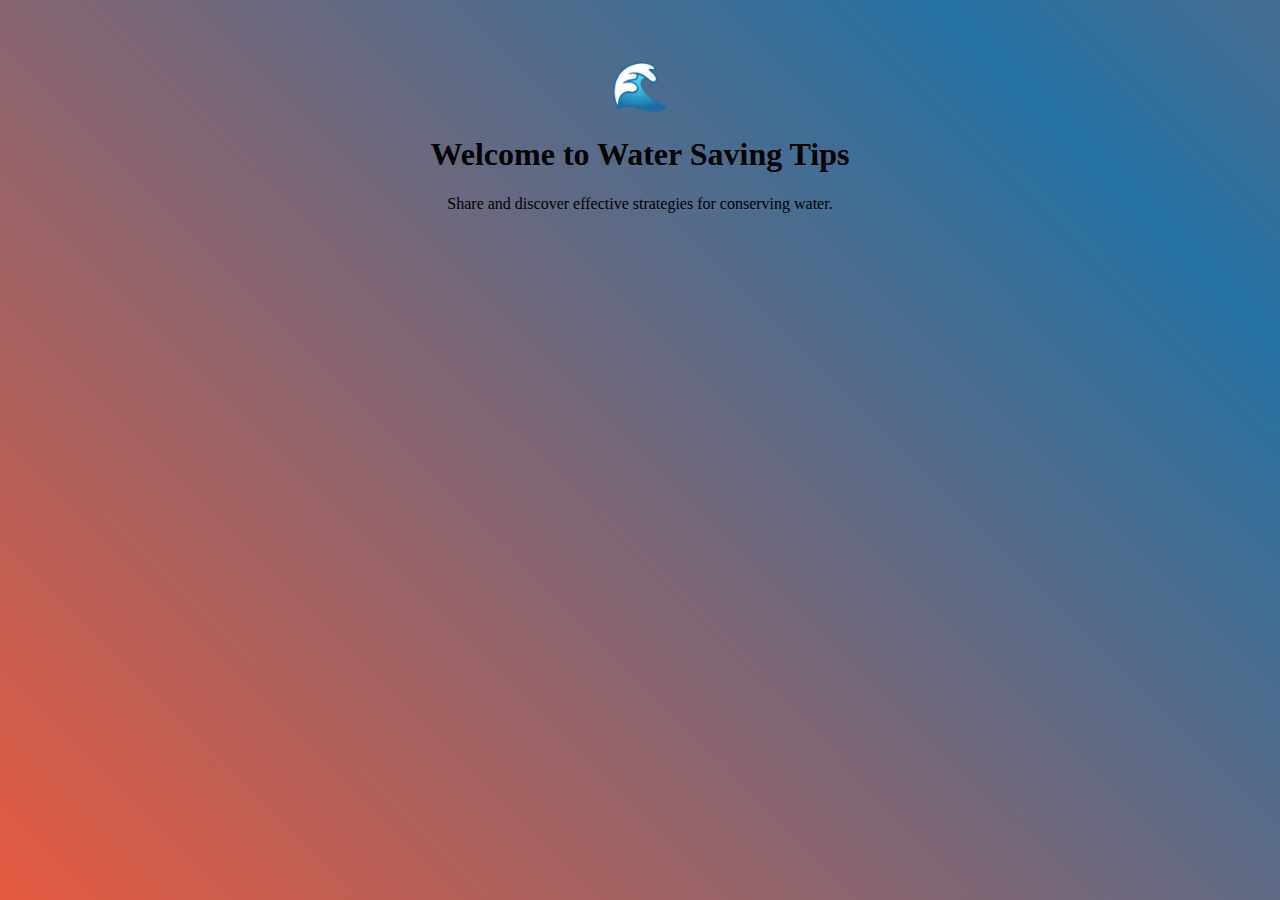
<file: crowdwork.html>
<!DOCTYPE html>
<html lang="en">
<head>
    <meta charset="UTF-8">
    <meta name="viewport" content="width=device-width, initial-scale=1.0">
    <title>Water Saving Tips</title>
    <style>
        /* Add your animated gradient background styles here */
        body {
            background: linear-gradient(45deg, #ff5733, #2471a3, #ff5733, #2471a3);
            background-size: 400% 400%;
            animation: gradientBG 15s infinite;
        }

        @keyframes gradientBG {
            0% {
                background-position: 0% 50%;
            }
            100% {
                background-position: 100% 50%;
            }
        }

        /* Add any additional CSS styles you need for your content */
        /* Example: */
        .container {
            text-align: center;
            padding: 50px;
        }

        /* Add your icon styles here */
        /* Example: */
        .icon {
            font-size: 48px;
            color: white;
        }
    </style>
</head>
<body>
    <div class="container">
        <!-- Add your icon here -->
        <div class="icon">🌊</div>
        <h1>Welcome to Water Saving Tips</h1>
        <p>Share and discover effective strategies for conserving water.</p>
    </div>
    
    
    
</body>
</html>
</file>
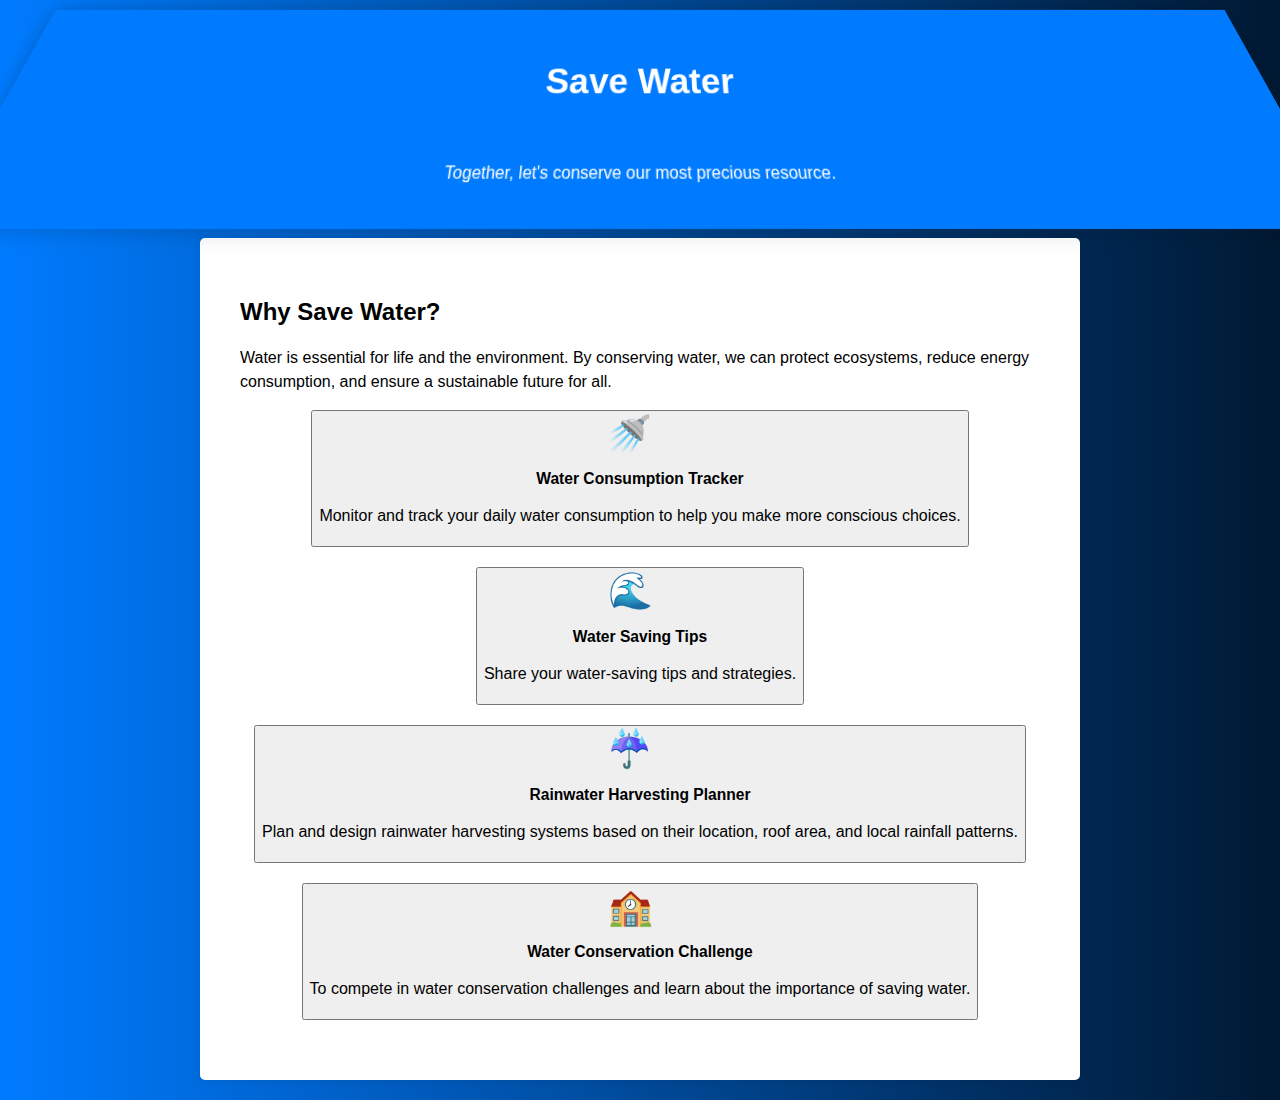
<file: homepage.html>
<!DOCTYPE html>
<html lang="en">
<head>
    <meta charset="UTF-8">
    <meta name="viewport" content="width=device-width, initial-scale=1.0">
    <title>Save Water Homepage</title>
    <link rel="stylesheet" href="https://fonts.googleapis.com/icon?family=Material+Icons">
    

    <style>
 body {
    font-family: Arial, sans-serif;
    margin: 0;
    padding: 0;
    background: linear-gradient(90deg, #007bff, #000, #fff, #000, #007bff);
    background-size: 500% 100%;
    animation: gradientAnimation 50s linear infinite; /* Changed duration to 50s (10s per transition) */
}

@keyframes gradientAnimation {
    0% {
        background-position: 0 0;
    }
    10% {
        background-position: 100% 0;
    }
    20% {
        background-position: 200% 0;
    }
    30% {
        background-position: 300% 0;
    }
    40% {
        background-position: 400% 0;
    }
    50% {
        background-position: 500% 0;
    }
    60% {
        background-position: 600% 0;
    }
    70% {
        background-position: 700% 0;
    }
    80% {
        background-position: 800% 0;
    }
    90% {
        background-position: 900% 0;
    }
    100% {
        background-position: 1000% 0;
    }
}


        /* 3D effect for the header */
header {
    background-color: #007bff;
    color: #fff;
    padding: 20px;
    text-align: center;
    transform: perspective(100px) rotateX(5deg);
    box-shadow: 0 0 20px rgba(0, 0, 0, 0.2);
}
/* Classy 3D effect for the "Save Water" heading */
h1 {
    font-size: 48px; /* Increased font size for the heading */
    margin: 0;
    padding: 40px; /* Increased padding to make the white box bigger */
    background-color: #007bff;
    color: #fff;
    text-align: center;
    position: relative;
}

/* Add a subtle 3D text-shadow */
h1::before {
    content: attr(data-text);
    position: absolute;
    top: 0;
    left: 0;
    color: rgba(0, 0, 0, 0.2); /* Shadow color */
    text-shadow: 2px 2px 4px rgba(0, 0, 0, 0.5); /* Adjust shadow values as needed */
    z-index: -1;
}

/* Add a hover effect for a slight animation */
h1:hover::before {
    transform: translate(2px, 2px); /* Slight movement on hover */
    text-shadow: 3px 3px 6px rgba(0, 0, 0, 0.7); /* Adjust hover shadow values */
}




        header {
            background-color: #007bff;
            color: #fff;
            padding: 20px;
            text-align: center;
        }
        h1 {
            font-size: 36px;
        }
        .container {
    max-width: 800px;
    margin: 20px auto;
    padding: 40px; /* Increase padding for more height */
    background-color: #fff;
    border-radius: 5px;
    box-shadow: 0 0 10px rgba(0, 0, 0, 0.1);
}

        h2 {
            font-size: 24px;
        }
        p {
            font-size: 16px;
            line-height: 1.5;
        }
        .feature {
            display: flex;
            align-items: center;
            margin-bottom: 20px;
        }
        .feature-icon {
            font-size: 36px;
            margin-right: 20px;
        }
        .feature-description {
            flex: 1;
        }
        .water-tracker {
            background-color: #66ccff;
            color: #fff;
            padding: 20px;
            border-radius: 5px;
        }
        .water-tracker h3 {
            font-size: 24px;
            margin-bottom: 10px;
        }
        .water-tracker p {
            font-size: 16px;
        }
        .tracker-form {
            display: flex;
            align-items: center;
        }
        .tracker-form label {
            margin-right: 10px;
        }
        .tracker-form input[type="number"] {
            width: 100px;
            padding: 10px;
            border: 1px solid #ccc;
            border-radius: 4px;
        }
        .tracker-form button {
            background-color: #007bff;
            color: #fff;
            border: none;
            padding: 10px 20px;
            border-radius: 4px;
            cursor: pointer;
        }
        /* Center align feature descriptions and buttons */
.feature-description {
    flex: 1;
    text-align: center; /* Center-align the feature description */
}

.feature button {
    margin: 0 auto; /* Center the button horizontally */
}

    </style>
</head>
<body>
    <header>
        <h1>Save Water</h1>
        <p>Together, let's conserve our most precious resource.</p>
    </header>

    <div class="container">
        <section>
            <h2>Why Save Water?</h2>
            <p>
                Water is essential for life and the environment. By conserving water, we can protect ecosystems, reduce energy consumption, and ensure a sustainable future for all.
            </p>
        </section>

        <section>
           <!-- Add a button to the homepage -->
<section>
    <div class="feature">
        <button onclick="window.location.href='watertrack.html';">
            <div class="feature-icon">🚿</div>
            <div class="feature-description">
                <h3>Water Consumption Tracker</h3>
                <p>Monitor and track your daily water consumption to help you make more conscious choices.</p>
            </div>
        </button>
    </div>
    
    <div class="feature">
        <button onclick="window.location.href='crowdwork.html';">
            <div class="feature-icon">🌊</div>
            <div class="feature-description">
                <h3>Water Saving Tips</h3>
                <p>Share your water-saving tips and strategies.</p>
            </div>
        </button>
    </div>
    
    <!-- Add more features as needed -->
    
    <div class="feature">
        <button onclick="window.location.href='rainwater.html';">
            <div class="feature-icon">☔</div>
            <div class="feature-description">
                <h3>Rainwater Harvesting Planner</h3>
                <p>Plan and design rainwater harvesting systems based on their location, roof area, and local rainfall patterns.</p>
            </div>
        </button>
    </div>
    <div class="feature">
        <button onclick="window.location.href='school.html';">
            <div class="feature-icon">🏫</div>
            <div class="feature-description">
                <h3> Water Conservation Challenge</h3>
                <p> To compete in water conservation challenges and learn about the importance of saving water.</p>
            </div>
        </button>
    </div>
         
       
    


           
        </section>

        
    </div>

   
</body>
</html>
</file>
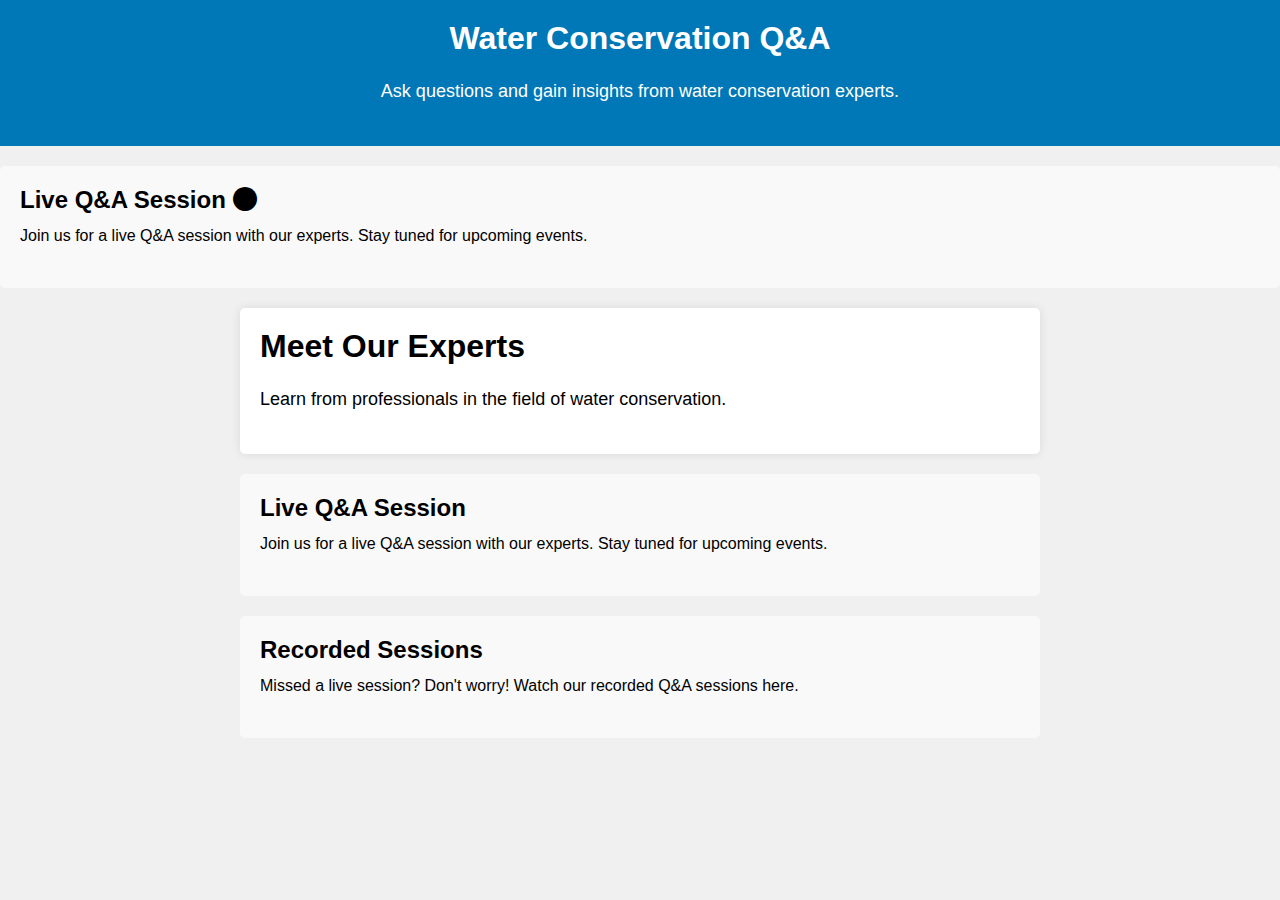
<file: livesession.html>
<!DOCTYPE html>
<html lang="en">
<head>
    <meta charset="UTF-8">
    <meta name="viewport" content="width=device-width, initial-scale=1.0">
    
    <!-- Other meta tags and styles -->
    <link rel="stylesheet" href="https://cdnjs.cloudflare.com/ajax/libs/font-awesome/6.4.0/css/all.min.css">


    <title>Water Conservation Q&A</title>
    <style>
        /* Reset some default styles for consistency */
        body, h1, h2, p {
            margin: 0;
            padding: 0;
        }

        body {
            font-family: Arial, sans-serif;
            background-color: #f0f0f0;
        }

        header {
            background-color: #0077b6;
            color: #fff;
            text-align: center;
            padding: 20px 0;
        }

        .container {
            max-width: 800px;
            margin: 0 auto;
            padding: 20px;
        }

        h1 {
            font-size: 32px;
            margin-bottom: 20px;
        }

        p {
            font-size: 18px;
            line-height: 1.6;
            margin-bottom: 20px;
        }

        .experts {
            background-color: #fff;
            padding: 20px;
            border-radius: 5px;
            box-shadow: 0 0 10px rgba(0, 0, 0, 0.1);
        }

        /* Style the Q&A section */
        .qna {
            background-color: #f9f9f9;
            padding: 20px;
            border-radius: 5px;
            margin-top: 20px;
        }

        .qna h2 {
            font-size: 24px;
            margin-bottom: 10px;
        }

        .qna p {
            font-size: 16px;
            line-height: 1.5;
        }
    </style>
</head>
<body>
    <header>
        <h1>Water Conservation Q&A</h1>
        <p>Ask questions and gain insights from water conservation experts.</p>
    </header>
    <div class="qna">
    <h2>Live Q&A Session <i class="fas fa-circle live-icon"></i></h2>
    <p>Join us for a live Q&A session with our experts. Stay tuned for upcoming events.</p>
</div>


    <div class="container">
        <div class="experts">
            <h1>Meet Our Experts</h1>
            <p>Learn from professionals in the field of water conservation.</p>
            <!-- You can add information about your experts here -->
        </div>

        <div class="qna">
            <h2>Live Q&A Session</h2>
            <p>Join us for a live Q&A session with our experts. Stay tuned for upcoming events.</p>
        </div>

        <div class="qna">
            <h2>Recorded Sessions</h2>
            <p>Missed a live session? Don't worry! Watch our recorded Q&A sessions here.</p>
        </div>
    </div>
</body>
</html>
</file>
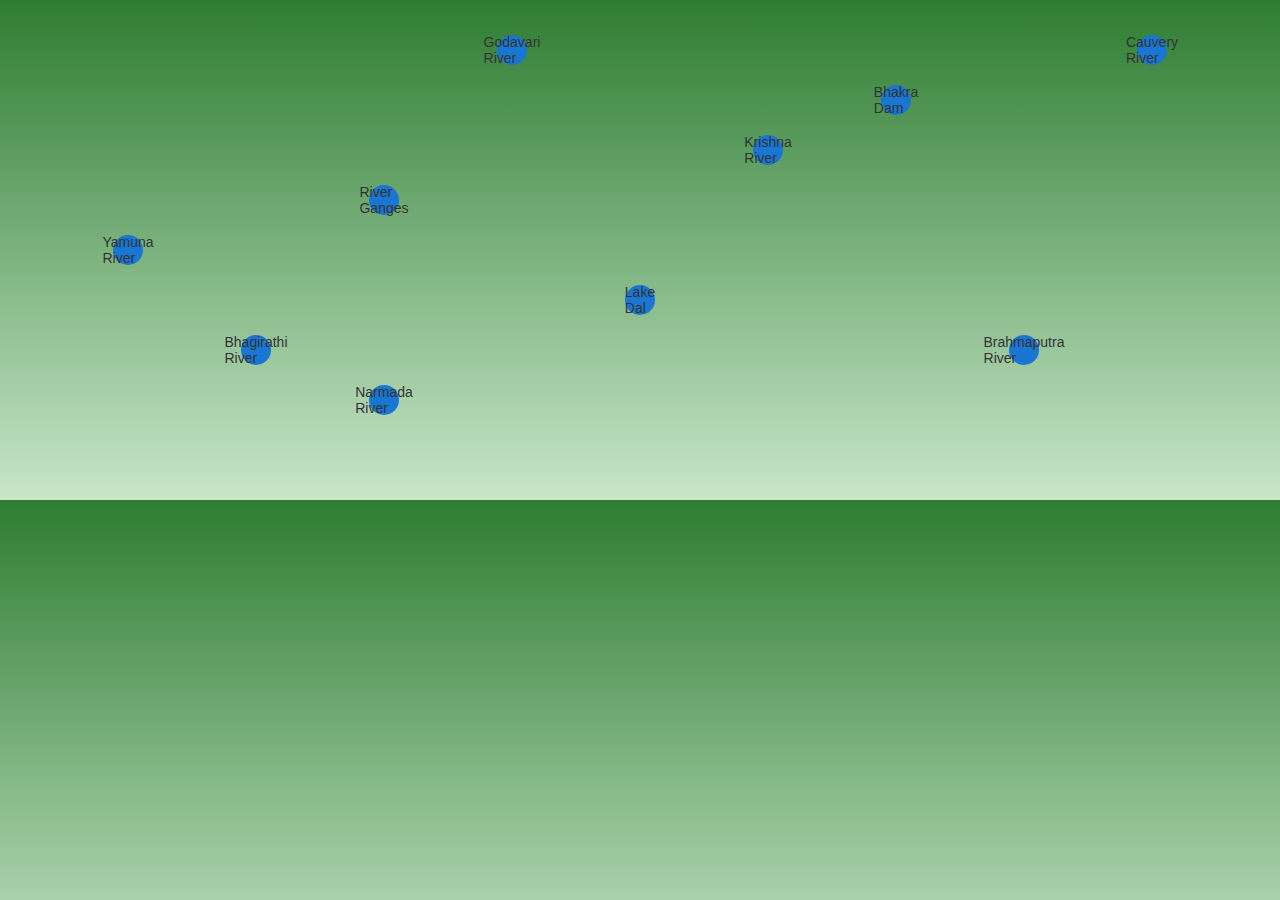
<file: map.html>
<!DOCTYPE html>
<html lang="en">
<head>
    <meta charset="UTF-8">
    <meta name="viewport" content="width=device-width, initial-scale=1.0">
    
    <link rel="icon" href="favicon.ico" type="image/x-icon">
    <title>Water Availability in India</title>
    <style>
        /* Base styles for the map container */
        body {
            margin: 0; /* Remove default margin */
            padding: 0; /* Remove default padding */
            background: linear-gradient(180deg, #2E7D32, #C8E6C9); /* Gradient background */
            font-family: Arial, sans-serif; /* Specify a font for the entire page */
        }

        #map {
            width: 100%;
            height: 500px;
            background: linear-gradient(180deg, #2E7D32, #C8E6C9); /* Gradient background */
            position: relative;
        }

        /* Icon styles */
        .icon {
            width: 30px;
            height: 30px;
            background-color: #1976D2;
            border-radius: 50%;
            display: flex;
            justify-content: center;
            align-items: center;
            position: absolute;
            transform: translate(-50%, -50%);
            transition: transform 0.2s ease-in-out;
            cursor: pointer;
        }

        .icon:hover {
            transform: translate(-50%, -50%) scale(1.2); /* Add 3D effect on hover */
        }

        /* Container for river information */
        .river-info-container {
            position: absolute;
            top: 10px;
            right: 10px;
            width: 300px;
            background-color: #fff;
            border: 1px solid #ccc;
            padding: 10px;
            display: none;
        }

        /* Label styles */
        .label {
            position: absolute;
            top: 50%;
            left: 50%;
            transform: translate(-50%, -50%);
            color: #333;
            font-size: 14px;
        }
    </style>
</head>
<body>
    <div id="map">
        <!-- Water sources (randomly chosen locations) -->
        <div class="icon" style="top: 40%; left: 30%;" title="River Ganges" onclick="showRiverInfo('Ganges')">
            <span class="label">River Ganges</span>
        </div>
        <div class="icon" style="top: 60%; left: 50%;" title="Lake Dal" onclick="showRiverInfo('Lake Dal')">
            <span class="label">Lake Dal</span>
        </div>
        <div class="icon" style="top: 20%; left: 70%;" title="Bhakra Dam" onclick="showRiverInfo('Bhakra Dam')">
            <span class="label">Bhakra Dam</span>
        </div>
        <div class="icon" style="top: 50%; left: 10%;" title="Yamuna River" onclick="showRiverInfo('Yamuna')">
            <span class="label">Yamuna River</span>
        </div>
        <div class="icon" style="top: 70%; left: 80%;" title="Brahmaputra River" onclick="showRiverInfo('Brahmaputra')">
            <span class="label">Brahmaputra River</span>
        </div>
        <div class="icon" style="top: 10%; left: 40%;" title="Godavari River" onclick="showRiverInfo('Godavari')">
            <span class="label">Godavari River</span>
        </div>
        <div class="icon" style="top: 30%; left: 60%;" title="Krishna River" onclick="showRiverInfo('Krishna')">
            <span class="label">Krishna River</span>
        </div>
        <div class="icon" style="top: 80%; left: 30%;" title="Narmada River" onclick="showRiverInfo('Narmada')">
            <span class="label">Narmada River</span>
        </div>
        <div class="icon" style="top: 10%; left: 90%;" title="Cauvery River" onclick="showRiverInfo('Cauvery')">
            <span class="label">Cauvery River</span>
        </div>
        <div class="icon" style="top: 70%; left: 20%;" title="Bhagirathi River" onclick="showRiverInfo('Bhagirathi')">
            <span class="label">Bhagirathi River</span>
        </div>
    </div>

    <!-- River information containers -->
    <div class="river-info-container" id="ganges-info">
        <h2>River Ganges</h2>
        <p><strong>Pollution Level:</strong> The Ganges is one of the most polluted rivers in the world. It faces contamination from sewage, industrial effluents, and agricultural runoff.</p>
        <p><strong>Conservation Efforts:</strong> The Indian government launched the "Namami Gange" program to clean and rejuvenate the Ganges. It involves sewage treatment plants, river surface cleaning, afforestation, and public awareness campaigns.</p>
    </div>

    <div class="river-info-container" id="lakedal-info">
        <h2>Lake Dal</h2>
        <p><strong>Pollution Level:</strong> Lake Dal faces pollution from various sources including agricultural runoff and human settlements.</p>
        <p><strong>Conservation Efforts:</strong> Conservation efforts include the removal of encroachments, water quality monitoring, and community awareness programs.</p>
    </div>

    <div class="river-info-container" id="bhakradam-info">
        <h2>Bhakra Dam</h2>
        <p><strong>Pollution Level:</strong> Bhakra Dam is relatively less polluted.</p>
        <p><strong>Conservation Efforts:</strong> Conservation efforts focus on reservoir management and sustainable water use.</p>
    </div>

    <div class="river-info-container" id="yamuna-info">
        <h2>Yamuna River</h2>
        <p><strong>Pollution Level:</strong> The Yamuna is severely polluted, primarily due to the discharge of untreated sewage and industrial waste.</p>
        <p><strong>Conservation Efforts:</strong> The "Yamuna Action Plan" aims to reduce pollution levels by improving sewage treatment, controlling industrial pollution, and promoting riverfront development.</p>
    </div>

    <div class="river-info-container" id="brahmaputra-info">
        <h2>Brahmaputra River</h2>
        <p><strong>Pollution Level:</strong> The Brahmaputra faces pollution from various sources, including agriculture, urbanization, and deforestation.</p>
        <p><strong>Conservation Efforts:</strong> Initiatives like afforestation, riverbank erosion control, and sustainable agriculture practices aim to protect the Brahmaputra and its basin.</p>
    </div>

    <div class="river-info-container" id="godavari-info">
        <h2>Godavari River</h2>
        <p><strong>Pollution Level:</strong> The Godavari is polluted by industrial effluents, sewage, and agricultural runoff.</p>
        <p><strong>Conservation Efforts:</strong> River rejuvenation programs and the construction of sewage treatment plants are underway to reduce pollution in the Godavari.</p>
    </div>

    <div class="river-info-container" id="krishna-info">
        <h2>Krishna River</h2>
        <p><strong>Pollution Level:</strong> The Krishna river suffers from pollution due to agricultural runoff, industrial discharges, and deforestation.</p>
        <p><strong>Conservation Efforts:</strong> Watershed management projects, river cleaning drives, and pollution control measures are being implemented to safeguard the Krishna.</p>
    </div>

    <div class="river-info-container" id="narmada-info">
        <h2>Narmada River</h2>
        <p><strong>Pollution Level:</strong> The Narmada is relatively less polluted but still faces threats from sand mining, deforestation, and industrialization.</p>
        <p><strong>Conservation Efforts:</strong> The Narmada Conservation Program focuses on afforestation, wildlife conservation, and sustainable development in the Narmada basin.</p>
    </div>

    <div class="river-info-container" id="cauvery-info">
        <h2>Cauvery River</h2>
        <p><strong>Pollution Level:</strong> The Cauvery river is polluted due to deforestation, sand mining, and agricultural runoff.</p>
        <p><strong>Conservation Efforts:</strong> Reforestation, water management, and conservation projects aim to protect the Cauvery's ecosystem.</p>
    </div>

    <div class="river-info-container" id="bhagirathi-info">
        <h2>Bhagirathi River</h2>
        <p><strong>Pollution Level:</strong> Pollution levels in the Bhagirathi are similar to the Ganges and arise from various sources.</p>
        <p><strong>Conservation Efforts:</strong> The "Namami Gange" program, which focuses on cleaning and rejuvenating the Ganges, extends to the Bhagirathi as well. Efforts include sewage treatment plants, river surface cleaning, afforestation, and public awareness campaigns.</p>
    </div>

    <script>
        // JavaScript function to show river information when an icon is clicked
        function showRiverInfo(riverName) {
            // Hide all river info containers
            document.querySelectorAll('.river-info-container').forEach(function(container) {
                container.style.display = 'none';
            });

            // Show the selected river info container
            document.getElementById(riverName.toLowerCase() + '-info').style.display = 'block';
        }
    </script>
</body>
</html>
</file>
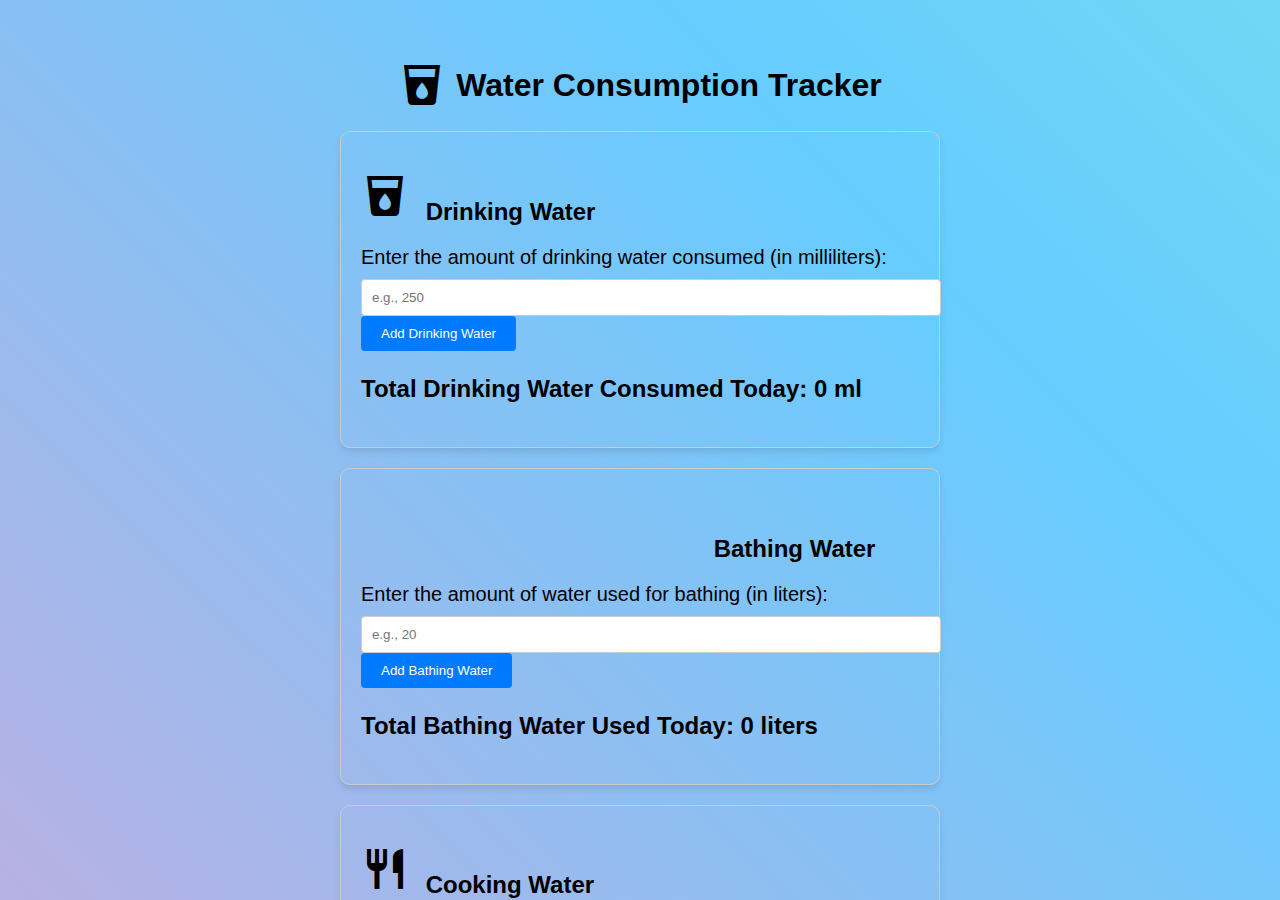
<file: watertrack.html>
<!DOCTYPE html>
<html lang="en">
<head>
    <meta charset="UTF-8">
    <meta name="viewport" content="width=device-width, initial-scale=1.0">
    <title>Water Consumption Tracker</title>
    <link rel="icon" href="favicon.ico" type="image/x-icon">
    <link rel="stylesheet" href="https://fonts.googleapis.com/icon?family=Material+Icons">
    <style>
      body {
            font-family: Arial, sans-serif;
            overflow: hidden; /* Hide the main body's scrollbar */
            margin: 0;
            padding: 0;
        }

        .scrolling-area {
            height: 100vh; /* Full viewport height */
            overflow-y: auto; /* Enable vertical scrolling */
            background: linear-gradient(45deg, #ff99cc, #66ccff, #99ffcc, #ffcc66);
            background-size: 400% 400%;
            background-position: 0% 50%;
            animation: gradientAnimation 10s ease infinite;
        }
        
        @keyframes gradientAnimation {
            0% {
                background-position: 0% 50%;
            }
            50% {
                background-position: 100% 50%;
            }
            100% {
                background-position: 0% 50%;
            }
        }

        .container {
    max-width: 600px;
    margin: 20px auto;
    padding: 20px;
    background-color: transparent; /* Set the background color to transparent */
    position: relative; /* Add this to enable z-index */
}
.container h1,
.container .form-group,
.container p {
    color: #000; /* Set the text color to black */
}


        /* Additional styles to make the container scrollable */
        .scrollable-container {
            max-height: 80vh; /* Adjust the maximum height as needed */
            overflow-y: auto;
        }

        h1 {
            text-align: center;
            display: flex;
            align-items: center;
            justify-content: center;
        }

        .icon {
            font-size: 48px;
            margin-right: 10px;
        }

        .form-group {
            margin-bottom: 20px;
            border: 1px solid #ccc;
            padding: 20px;
            border-radius: 10px;
            box-shadow: 0 4px 6px rgba(0, 0, 0, 0.1);
        }
        .form-group label {
            display: block;
            font-size: 20px;
            margin-bottom: 10px;
        }

        .form-group input[type="number"] {
            width: 100%;
            padding: 10px;
            border: 1px solid #ccc;
            border-radius: 4px;
        }

        .form-group button {
            background-color: #007bff;
            color: #fff;
            border: none;
            padding: 10px 20px;
            border-radius: 4px;
            cursor: pointer;
        }

        .form-group button:hover {
            background-color: #0056b3;
        }

        .consumption-icon {
            font-size: 48px;
            margin-right: 10px;
        }

        .consumption-label {
            font-size: 20px;
        }

        .consumption-total {
            font-size: 24px;
            font-weight: bold;
        }

        .grand-total {
            font-size: 28px;
            font-weight: bold;
            text-align: center;
            margin-top: 20px;
        }
    </style>
</head>
<body>
    <div class="scrolling-area">
        <div class="container">
            <h1><i class="material-icons icon">local_drink</i> Water Consumption Tracker</h1>
            
            <!-- Form for tracking drinking water -->
            <div class="form-group">
                <h2><i class="material-icons consumption-icon">local_drink</i> Drinking Water</h2>
                <label for="drinkAmount" class="consumption-label">Enter the amount of drinking water consumed (in milliliters):</label>
                <input type="number" id="drinkAmount" placeholder="e.g., 250" />
                <button onclick="trackConsumption('drink')">Add Drinking Water</button>
                <p class="consumption-total">Total Drinking Water Consumed Today: <span id="totalDrinkingWater">0</span> ml</p>
            </div>

            <!-- Form for tracking bathing water -->
            <div class="form-group">
                <h2><i class="material-icons consumption-icon">bathtub</i> Bathing Water</h2>
                <label for="bathAmount" class="consumption-label">Enter the amount of water used for bathing (in liters):</label>
                <input type="number" id="bathAmount" placeholder="e.g., 20" />
                <button onclick="trackConsumption('bath')">Add Bathing Water</button>
                <p class="consumption-total">Total Bathing Water Used Today: <span id="totalBathingWater">0</span> liters</p>
            </div>

            <!-- Form for tracking cooking water -->
            <div class="form-group">
                <h2><i class="material-icons consumption-icon">restaurant</i> Cooking Water</h2>
                <label for="cookAmount" class="consumption-label">Enter the amount of water used for cooking (in milliliters):</label>
                <input type="number" id="cookAmount" placeholder="e.g., 500" />
                <button onclick="trackConsumption('cook')">Add Cooking Water</button>
                <p class="consumption-total">Total Cooking Water Used Today: <span id="totalCookingWater">0</span> ml</p>
            </div>

            <div class="grand-total">
                Grand Total: <span id="totalWaterConsumed">0</span> ml
            </div>
        </div>
    </div>

    <script>
        let totalWaterConsumed = 0;

        function trackConsumption(type) {
            const amountInput = document.getElementById(`${type}Amount`);
            const amount = parseFloat(amountInput.value);

            if (!isNaN(amount)) {
                totalWaterConsumed += amount;
                document.getElementById("totalWaterConsumed").textContent = totalWaterConsumed + " ml";
                amountInput.value = ""; // Clear input field
            } else {
                alert("Please enter a valid number for water consumption.");
            }
        }
    </script>
</body>
</html>
</file>
